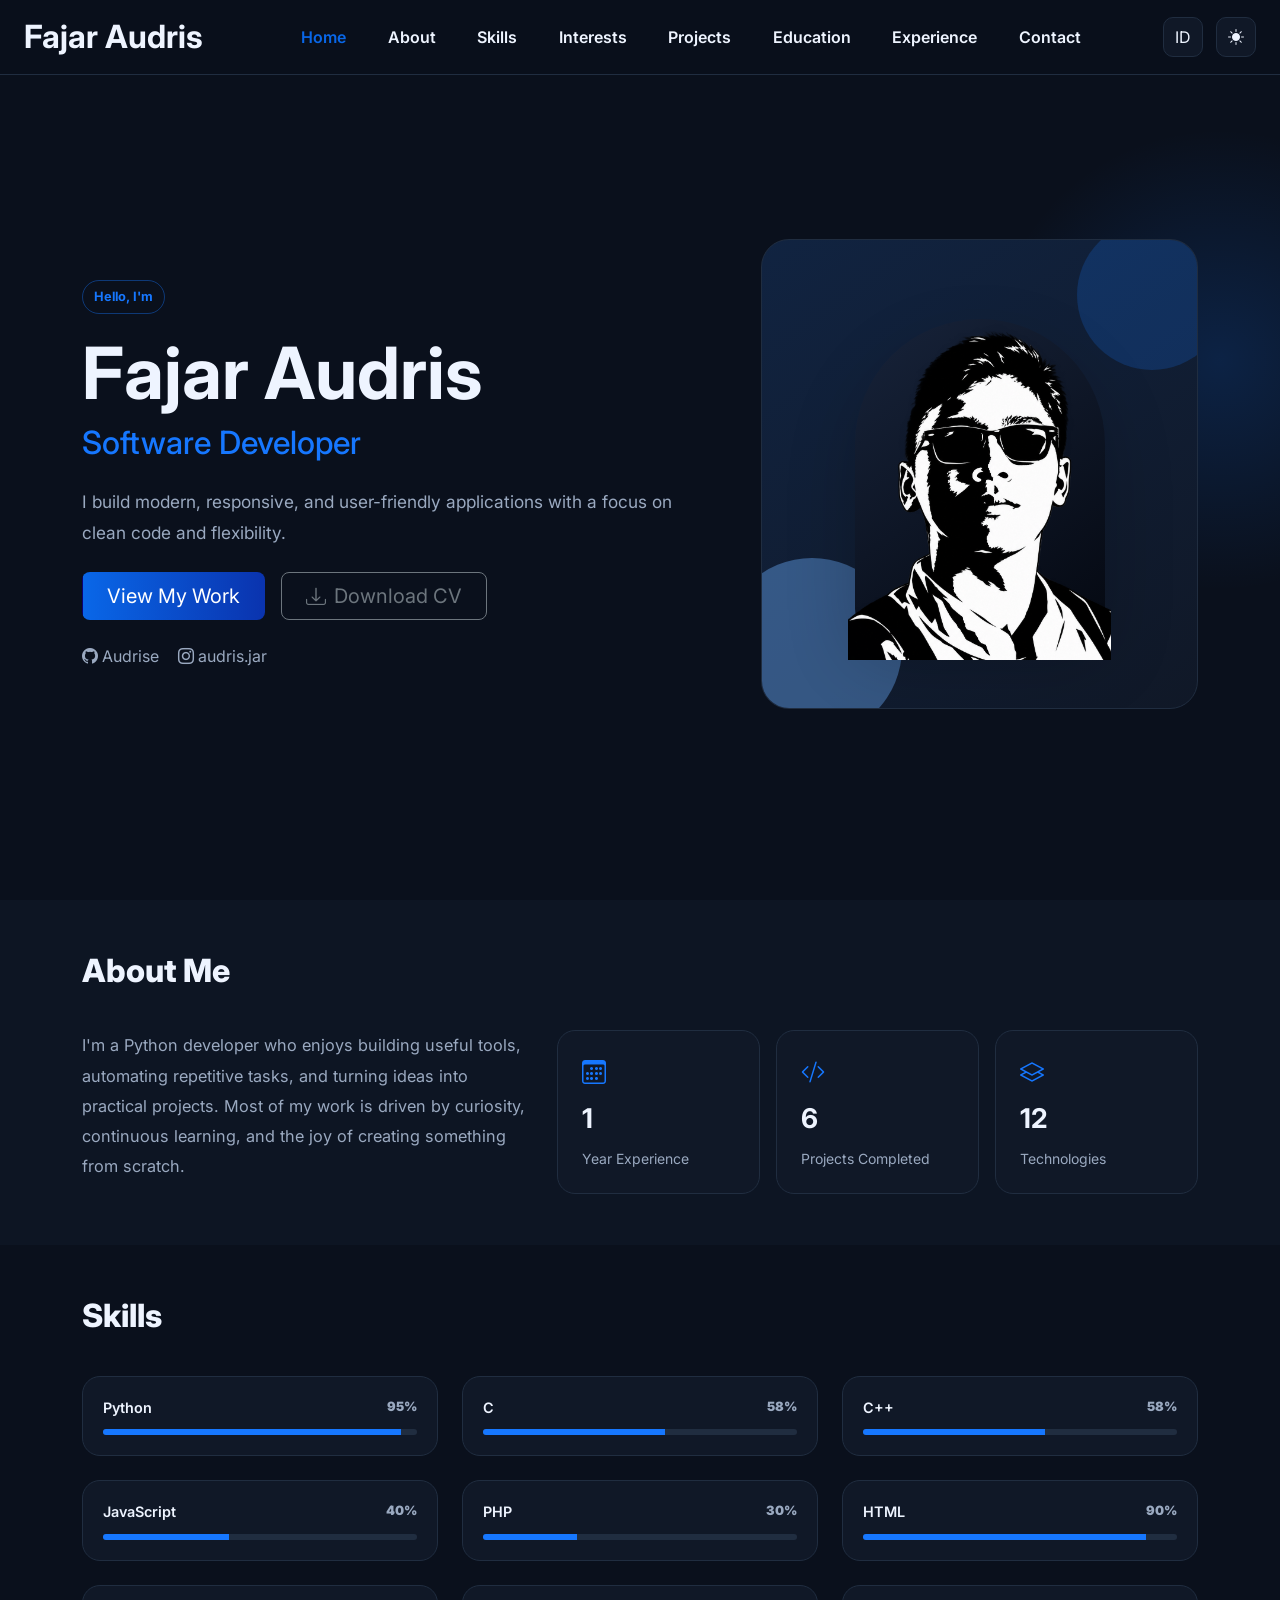
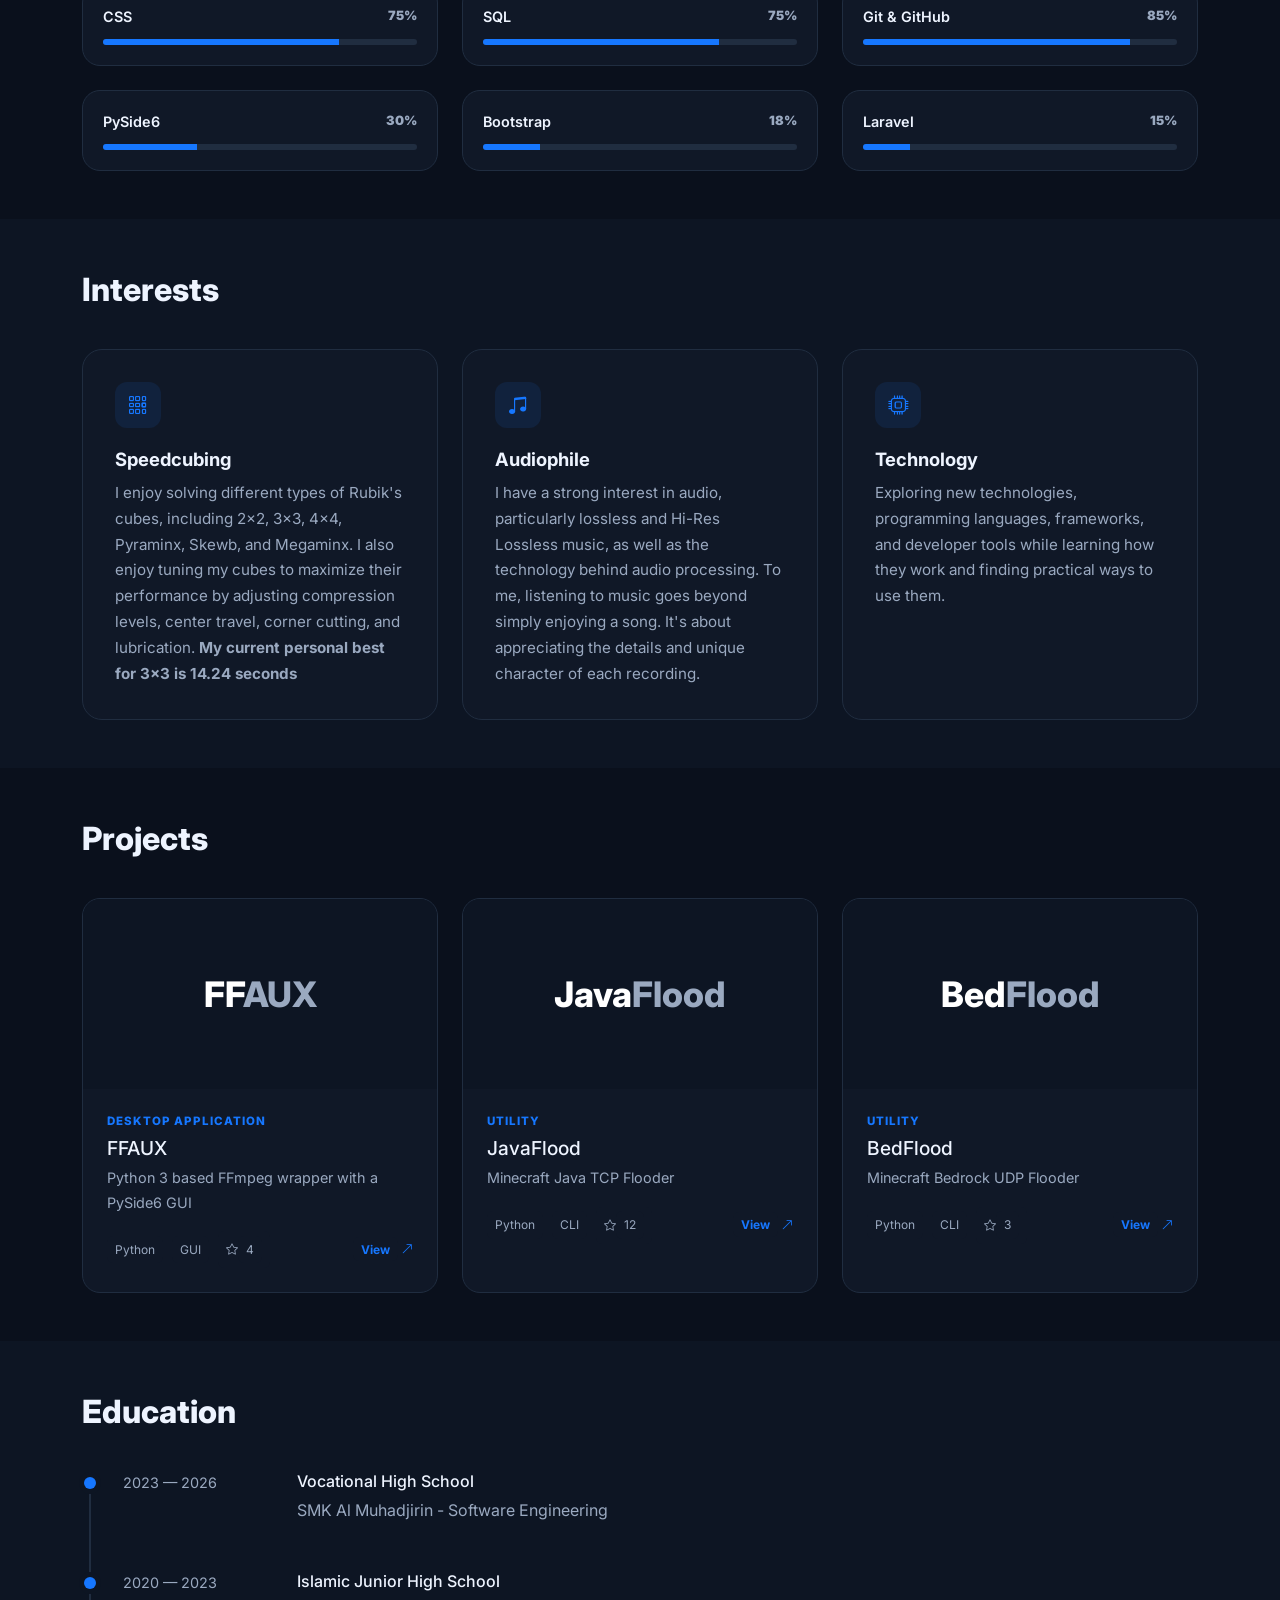
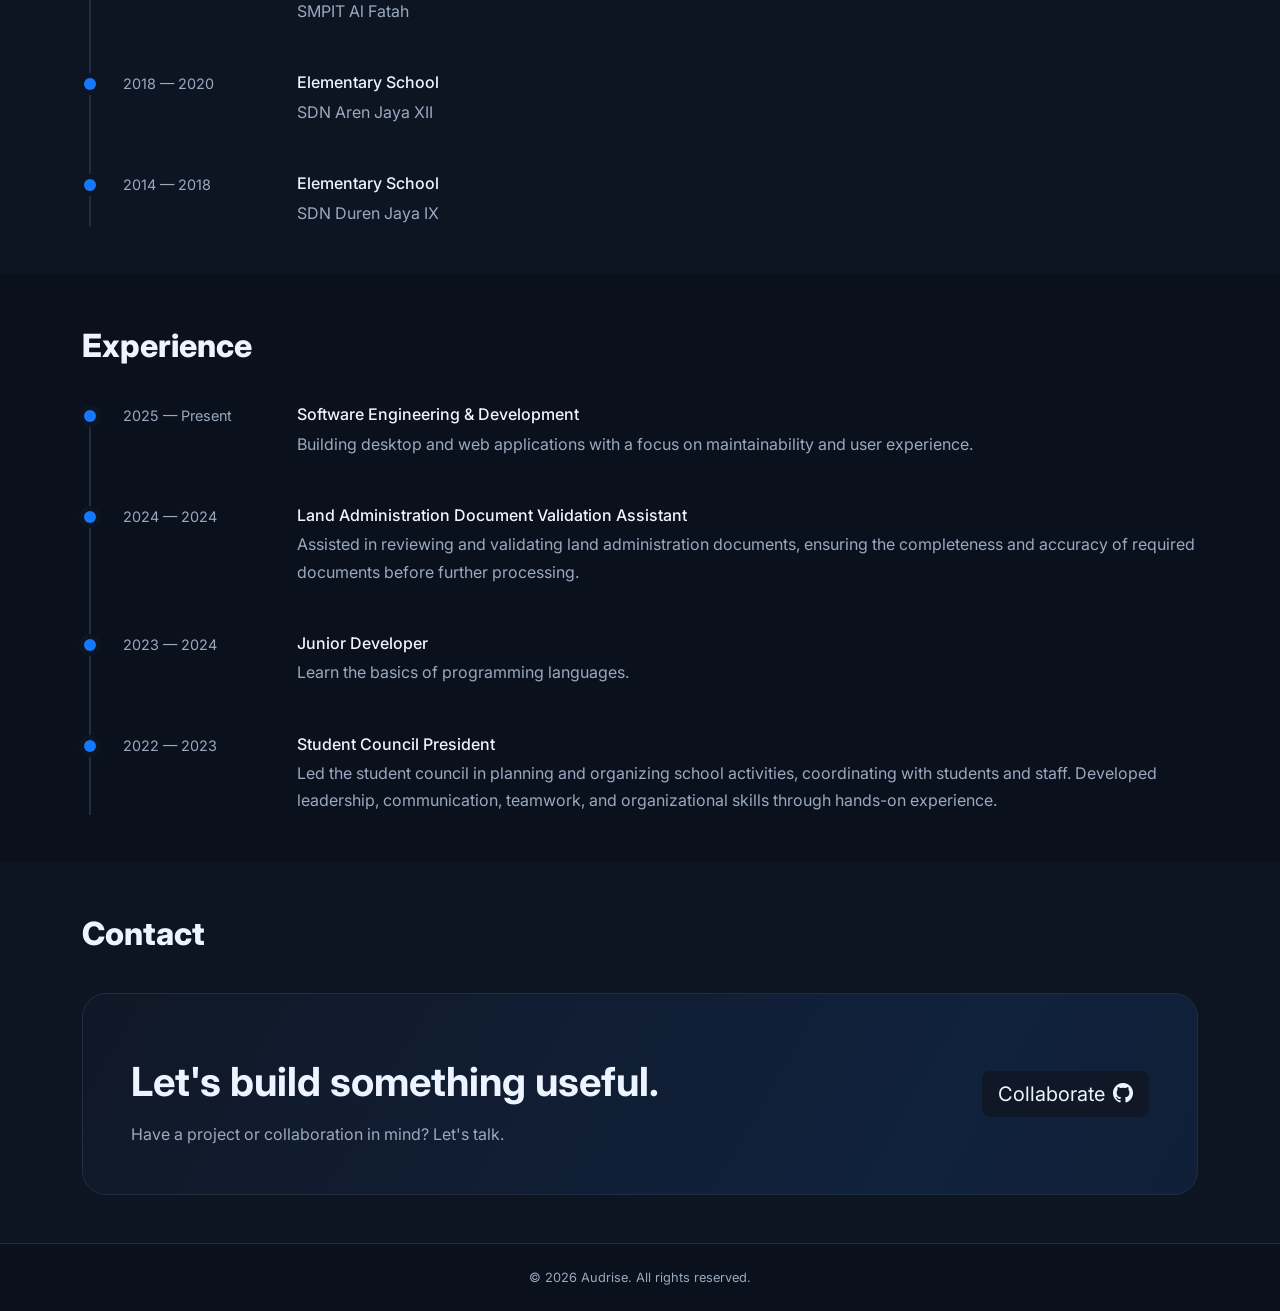
<file: index.html>
<!doctype html>
<html lang="en" data-bs-theme="dark">
<head>
  <meta charset="utf-8">
  <meta name="viewport" content="width=device-width, initial-scale=1">

  <meta name="description" content="I build modern, responsive, and user-friendly applications.">

  <meta property="og:type" content="website">
  <meta property="og:title" content="Fajar Audris Portfolio">
  <meta property="og:description" content="I build modern, responsive, and user-friendly applications.">
  <meta property="og:url" content="https://audrislabs.my.id/">
  <meta property="og:image" content="https://audrislabs.my.id/assets/images/index_banner.png">

  <meta name="twitter:card" content="summary_large_image">
  <meta name="twitter:title" content="Fajar Audris Portfolio">
  <meta name="twitter:description" content="I build modern, responsive, and user-friendly applications.">
  <meta name="twitter:image" content="https://audrislabs.my.id/assets/images/index_banner.png">

  <title>Fajar Audris Portfolio</title>

  <link rel="icon" type="image/png" href="../assets/images/file_0000000045a8820892a704fbb0793c26.png">
  <link rel="preconnect" href="https://fonts.googleapis.com">
  <link rel="preconnect" href="https://fonts.gstatic.com" crossorigin>
  <link href="https://fonts.googleapis.com/css2?family=Inter:wght@400;500;600;700;800&display=swap" rel="stylesheet">
  <link href="https://cdn.jsdelivr.net/npm/bootstrap@5.3.3/dist/css/bootstrap.min.css" rel="stylesheet">
  <link href="https://cdn.jsdelivr.net/npm/bootstrap-icons@1.11.3/font/bootstrap-icons.min.css" rel="stylesheet">
  <link rel="stylesheet" href="../assets/css/style.css">
</head>

<body>
  <nav class="navbar navbar-expand-xl fixed-top glass-nav">
    <div class="container-fluid px-3 px-lg-4">
      <a class="navbar-brand fw-bold fs-2" href="#home">Fajar Audris</a>

      <button class="navbar-toggler border-0 shadow-none" type="button" data-bs-toggle="collapse" data-bs-target="#nav">
        <i class="bi bi-list fs-2"></i>
      </button>

      <div class="collapse navbar-collapse" id="nav">
        <ul class="navbar-nav mx-auto gap-lg-3">
          <li><a class="nav-link" href="#home" data-i18n="nav.home"></a></li>
          <li><a class="nav-link" href="#about" data-i18n="nav.about"></a></li>
          <li><a class="nav-link" href="#skills" data-i18n="nav.skills"></a></li>
          <li><a class="nav-link" href="#interests" data-i18n="nav.interests"></a></li>
          <li><a class="nav-link" href="#projects" data-i18n="nav.projects"></a></li>
          <li><a class="nav-link" href="#education" data-i18n="nav.education"></a></li>
          <li><a class="nav-link" href="#experience" data-i18n="nav.experience"></a></li>
          <li><a class="nav-link" href="#contact" data-i18n="nav.contact"></a></li>
        </ul>

        <div class="theme-controls">
          <button id="languageToggle" class="theme-btn" aria-label="Change language"></button>
          <button id="themeToggle" class="theme-btn" aria-label="Toggle theme"></button>
        </div>
      </div>
    </div>
  </nav>

  <main>
    <section id="home" class="hero-section">
      <div class="container">
        <div class="row align-items-center g-5">
          <div class="col-lg-7">
            <span class="eyebrow" data-i18n="hero.eyebrow"></span>
            <h1 class="display-2 fw-bold mt-3 mb-2">Fajar Audris</h1>
            <h2 class="hero-role" data-i18n="hero.role"></h2>
            <p class="hero-copy mt-4" data-i18n="hero.description"></p>

            <div class="d-flex flex-wrap gap-3 mt-4">
              <a href="#projects" class="btn btn-primary btn-lg px-4" data-i18n="hero.view_work"></a>
              <a href="../assets/documents/AudrisCV.pdf" download="AudrisCV.pdf" class="btn btn-outline-secondary btn-lg px-4">
                <i class="bi bi-download me-2"></i><span data-i18n="hero.download_cv"></span>
              </a>
            </div>

            <div class="socials mt-4">
              <a href="https://github.com/Audrise" target="_blank" aria-label="GitHub"><i class="bi bi-github me-1"></i>Audrise</a>
              <a href="https://instagram.com/audris.jar" target="_blank" aria-label="Instagram"> <i class="bi bi-instagram me-1"></i>audris.jar</a>
            </div>
          </div>

          <div class="col-lg-5">
            <div class="hero-card">
              <div class="hero-orb orb-one"></div>
              <div class="hero-orb orb-two"></div>
              <div class="avatar-placeholder">
                <img src="../assets/images/file_0000000045a8820892a704fbb0793c26s.png" alt="f. audris">
              </div>
            </div>
          </div>
        </div>
      </div>
    </section>

    <section id="about" class="section-muted">
      <div class="container">
        <div class="section-heading">
          <h2 data-i18n="about.title"></h2>
        </div>

        <div class="row g-4 align-items-stretch">
          <div class="col-lg-5">
            <div class="about-copy">
              <p data-i18n="about.description"></p>
            </div>
          </div>

          <div class="col-lg-7">
            <div class="row g-3 h-100">
              <div class="col-md-4">
                <div class="stat-card">
                  <i class="bi bi-calendar3"></i>
                  <strong>1</strong>
                  <small data-i18n="about.year_experience"></small>
                </div>
              </div>
              <div class="col-md-4">
                <div class="stat-card">
                  <i class="bi bi-code-slash"></i>
                  <strong>6</strong>
                  <small data-i18n="about.projects_completed"></small>
                </div>
              </div>
              <div class="col-md-4">
                <div class="stat-card">
                  <i class="bi bi-layers"></i>
                  <strong>12</strong>
                  <small data-i18n="about.technologies"></small>
                </div>
              </div>
            </div>
          </div>
        </div>
      </div>
    </section>

    <section id="skills" class="section">
      <div class="container">
        <div class="section-heading">
          <h2 data-i18n="skills.title"></h2>
        </div>

        <div class="row g-4">
          <div class="col-md-6 col-lg-4">
            <div class="skill-card">
              <div class="skill-title"><span>Python</span><b>95%</b></div>
              <div class="progress"><div class="progress-bar" data-progress="95"></div></div>
            </div>
          </div>

          <div class="col-md-6 col-lg-4">
            <div class="skill-card">
              <div class="skill-title"><span>C</span><b>58%</b></div>
              <div class="progress"><div class="progress-bar" data-progress="58"></div></div>
            </div>
          </div>

          <div class="col-md-6 col-lg-4">
            <div class="skill-card">
              <div class="skill-title"><span>C++</span><b>58%</b></div>
              <div class="progress"><div class="progress-bar" data-progress="58"></div></div>
            </div>
          </div>

          <div class="col-md-6 col-lg-4">
            <div class="skill-card">
              <div class="skill-title"><span>JavaScript</span><b>40%</b></div>
              <div class="progress"><div class="progress-bar" data-progress="40"></div></div>
            </div>
          </div>

          <div class="col-md-6 col-lg-4">
            <div class="skill-card">
              <div class="skill-title"><span>PHP</span><b>30%</b></div>
              <div class="progress"><div class="progress-bar" data-progress="30"></div></div>
            </div>
          </div>

          <div class="col-md-6 col-lg-4">
            <div class="skill-card">
              <div class="skill-title"><span>HTML</span><b>90%</b></div>
              <div class="progress"><div class="progress-bar" data-progress="90"></div></div>
            </div>
          </div>

          <div class="col-md-6 col-lg-4">
            <div class="skill-card">
              <div class="skill-title"><span>CSS</span><b>75%</b></div>
              <div class="progress"><div class="progress-bar" data-progress="75"></div></div>
            </div>
          </div>

          <div class="col-md-6 col-lg-4">
            <div class="skill-card">
              <div class="skill-title"><span>SQL</span><b>75%</b></div>
              <div class="progress"><div class="progress-bar" data-progress="75"></div></div>
            </div>
          </div>

          <div class="col-md-6 col-lg-4">
            <div class="skill-card">
              <div class="skill-title"><span>Git & GitHub</span><b>85%</b></div>
              <div class="progress"><div class="progress-bar" data-progress="85"></div></div>
            </div>
          </div>

          <div class="col-md-6 col-lg-4">
            <div class="skill-card">
              <div class="skill-title"><span>PySide6</span><b>30%</b></div>
              <div class="progress"><div class="progress-bar" data-progress="30"></div></div>
            </div>
          </div>

          <div class="col-md-6 col-lg-4">
            <div class="skill-card">
              <div class="skill-title"><span>Bootstrap</span><b>18%</b></div>
              <div class="progress"><div class="progress-bar" data-progress="18"></div></div>
            </div>
          </div>

          <div class="col-md-6 col-lg-4">
            <div class="skill-card">
              <div class="skill-title"><span>Laravel</span><b>15%</b></div>
              <div class="progress"><div class="progress-bar" data-progress="15"></div></div>
            </div>
          </div>
        </div>
      </div>
    </section>

    <section id="interests" class="section-muted">
      <div class="container">
        <div class="section-heading">
          <h2 data-i18n="interests.title"></h2>
        </div>

        <div class="row g-4">
          <div class="col-md-6 col-lg-4">
            <div class="interests-card">
              <div class="interests-icon">
                <i class="bi bi-grid-3x3-gap"></i>
              </div>
              <h3 data-i18n="interests.speedcubing.title"></h3>
              <p>
                <span data-i18n="interests.speedcubing.description"></span>
                <b data-i18n="interests.speedcubing.pb"></b>
              </p>
            </div>
          </div>

          <div class="col-md-6 col-lg-4">
            <div class="interests-card">
              <div class="interests-icon">
                <i class="bi bi-music-note-beamed"></i>
              </div>
              <h3 data-i18n="interests.audiophile.title"></h3>
              <p data-i18n="interests.audiophile.description"></p>
            </div>
          </div>

          <div class="col-md-6 col-lg-4">
            <div class="interests-card">
              <div class="interests-icon">
                <i class="bi bi-cpu"></i>
              </div>
              <h3 data-i18n="interests.technology.title"></h3>
              <p data-i18n="interests.technology.description"></p>
            </div>
          </div>
        </div>
      </div>
    </section>

    <section id="projects" class="section">
      <div class="container">
        <div class="section-heading d-flex justify-content-between align-items-end">
          <div>
            <h2 data-i18n="projects.title"></h2>
          </div>
          <!-- <a href="#" class="btn btn-sm btn-outline-primary d-none d-md-inline-block">View All</a> -->
        </div>

        <div class="row g-4">
          <div class="col-md-6 col-lg-4">
            <article class="project-card">
              <div class="project-preview preview-dark">
                <div class="project-preview-content">
                  <span>FF<span>AUX</span></span>
                </div>
              </div>
              <div class="p-4">
                <div class="project-type" data-i18n="projects.ffaux.type"></div>
                <h3>FFAUX</h3>
                <p data-i18n="projects.ffaux.description"></p>
                <div class="project-footer">
                  <span>Python</span><span>GUI</span>
                  <span class="github-stars">
                    <i class="bi bi-star"></i>
                    <span id="github-stars">4</span>
                  </span>
                  <a href="https://github.com/Audrise/FFAUX" target="_blank"><span data-i18n="projects.view"></span> <i class="bi bi-arrow-up-right"></i></a>
                </div>
              </div>
            </article>
          </div>

          <div class="col-md-6 col-lg-4">
            <article class="project-card">
              <div class="project-preview preview-dark">
                <div class="project-preview-content">
                  <span>Java<span>Flood</span></span>
                </div>
              </div>
              <div class="p-4">
                <div class="project-type" data-i18n="projects.javaflood.type"></div>
                <h3>JavaFlood</h3>
                <p data-i18n="projects.javaflood.description"></p>
                <div class="project-footer">
                  <span>Python</span><span>CLI</span>
                  <span class="github-stars">
                    <i class="bi bi-star"></i>
                    <span id="github-stars">12</span>
                  </span>
                  <a href="https://github.com/Audrise/javaflood" target="_blank"><span data-i18n="projects.view"></span> <i class="bi bi-arrow-up-right"></i></a>
                </div>
              </div>
            </article>
          </div>

          <div class="col-md-6 col-lg-4">
            <article class="project-card">
              <div class="project-preview preview-dark">
                <div class="project-preview-content">
                  <span>Bed<span>Flood</span></span>
                </div>
              </div>
              <div class="p-4">
                <div class="project-type" data-i18n="projects.bedflood.type"></div>
                <h3>BedFlood</h3>
                <p data-i18n="projects.bedflood.description"></p>
                <div class="project-footer">
                  <span>Python</span><span>CLI</span>
                  <span class="github-stars">
                    <i class="bi bi-star"></i>
                    <span id="github-stars">3</span>
                  </span>
                  <a href="https://github.com/Audrise/bedflood" target="_blank"><span data-i18n="projects.view"></span> <i class="bi bi-arrow-up-right"></i></a>
                </div>
              </div>
            </article>
          </div>

        </div>
      </div>
    </section>

    <section id="education" class="section-muted">
      <div class="container">
        <div class="section-heading">
          <h2 data-i18n="education.title"></h2>
        </div>

        <div class="timeline">
          <div class="timeline-item">
            <span class="timeline-dot"></span>
            <div class="timeline-date">2023 — 2026</div>
            <div>
              <h3 data-i18n="education.vocational.title"></h3>
              <p data-i18n="education.vocational.description"></p>
            </div>
          </div>

          <div class="timeline-item">
            <span class="timeline-dot"></span>
            <div class="timeline-date">2020 — 2023</div>
            <div>
              <h3 data-i18n="education.junior.title"></h3>
              <p data-i18n="education.junior.description"></p>
            </div>
          </div>

          <div class="timeline-item">
            <span class="timeline-dot"></span>
            <div class="timeline-date">2018 — 2020</div>
            <div>
              <h3 data-i18n="education.elementary1.title"></h3>
              <p data-i18n="education.elementary1.description"></p>
            </div>
          </div>

          <div class="timeline-item">
            <span class="timeline-dot"></span>
            <div class="timeline-date">2014 — 2018</div>
            <div>
              <h3 data-i18n="education.elementary2.title"></h3>
              <p data-i18n="education.elementary2.description"></p>
            </div>
          </div>

        </div>
      </div>
    </section>

    <section id="experience" class="section">
      <div class="container">
        <div class="section-heading">
          <h2 data-i18n="experience.title"></h2>
        </div>

        <div class="timeline">
          <div class="timeline-item">
            <span class="timeline-dot"></span>
            <div class="timeline-date">2025 — Present</div>
            <div>
              <h3 data-i18n="experience.software.title"></h3>
              <p data-i18n="experience.software.description"></p>
            </div>
          </div>

          <div class="timeline-item">
            <span class="timeline-dot"></span>
            <div class="timeline-date">2024 — 2024</div>
            <div>
              <h3 data-i18n="experience.validation.title"></h3>
              <p data-i18n="experience.validation.description"></p>
            </div>
          </div>

          <div class="timeline-item">
            <span class="timeline-dot"></span>
            <div class="timeline-date">2023 — 2024</div>
            <div>
              <h3 data-i18n="experience.junior.title"></h3>
              <p data-i18n="experience.junior.description"></p>
            </div>
          </div>

          <div class="timeline-item">
            <span class="timeline-dot"></span>
            <div class="timeline-date">2022 — 2023</div>
            <div>
              <h3 data-i18n="experience.student.title"></h3>
              <p data-i18n="experience.student.description"></p>
            </div>
          </div>

        </div>
      </div>
    </section>

    <section id="contact" class="section-muted">
      <div class="container">
        <div class="section-heading">
          <h2 data-i18n="contact.title"></h2>
        </div>

        <div class="contact-card">
          <div>
            <h2 class="display-6 fw-bold mt-3" data-i18n="contact.heading"></h2>
            <p class="mb-0" data-i18n="contact.description"></p>
          </div>
          <a class="btn btn-primary btn-lg btn-contact" href="https://github.com/Audrise" target="_blank">
            <span data-i18n="contact.button"></span><i class="bi bi-github ms-2"></i>
          </a>
        </div>
      </div>
    </section>
  </main>

  <footer class="py-4">
    <div class="container d-flex flex-column flex-md-row justify-content-center gap-2">
      <span data-i18n="footer.rights"></span>
    </div>
  </footer>

  <button id="topBtn" class="top-btn" aria-label="Back to top"><i class="bi bi-arrow-up"></i></button>

  <script src="https://cdn.jsdelivr.net/npm/bootstrap@5.3.3/dist/js/bootstrap.bundle.min.js"></script>
  <script src="../assets/js/script.js"></script>
</body>
</html>
</file>
<file: assets/css/style.css>
/* =========================================================
   Theme
   =========================================================
*/

:root {
  --accent: #1677ff;
  --accent-hover: #0967e8;
  --text: #14213d;
  --muted: #61708a;
  --background: #ffffff;
  --surface: #ffffff;
  --surface-soft: #f5f8fc;
  --border: #e7edf5;
}

[data-bs-theme="dark"] {
  --text: #eef4ff;
  --muted: #9aa9c0;
  --background: #0a101c;
  --surface: #101827;
  --surface-soft: #0d1523;
  --border: #202d40;
}


/* =========================================================
   Base
   =========================================================
*/

* {
  box-sizing: border-box;
}

html {
  scroll-behavior: smooth;
}

body {
  user-select: none;
  -webkit-user-select: none;
  margin: 0;
  font-family: Inter, system-ui, sans-serif;
  color: var(--text);
  background: var(--background);
  transition: background-color 0.25s, color 0.25s;
}

a {
  text-decoration: none;
}


/* =========================================================
   Navbar
   =========================================================
*/

.glass-nav {
  background: color-mix(
    in srgb,
    var(--background) 84%,
    transparent
  );
  backdrop-filter: blur(15px);
  border-bottom: 1px solid var(--border);

  opacity: 0;
  transform: translateY(-10px);
  transition:
    opacity 0.8s ease,
    transform 0.8s ease;
}

.glass-nav.show {
  opacity: 1;
  transform: translateY(0);
}

.navbar-brand {
  color: var(--text) !important;
  right: 1rem;
}

.navbar-brand span {
  color: var(--accent);
}

.navbar .nav-link {
  color: var(--text);
  font-weight: 600;
  padding: 0.7rem 0.8rem !important;
}

.navbar .nav-link.active {
  color: var(--accent-hover);
  animation: navlink-gradient 2s ease-in-out infinite;
}

@keyframes navlink-gradient {
  0%,
  100% {
    color: var(--accent-hover);
  }

  50% {
    color: rgb(2, 65, 202);
  }
}

.theme-btn {
  display: flex;
  align-items: center;
  justify-content: center;
  width: 40px;
  height: 40px;
  border: 1px solid var(--border);
  border-radius: 10px;
  background: var(--surface);
  color: var(--text);
}

.theme-controls {
  display: flex;
  align-items: center;
  gap: 8px;
}

#themeToggle {
  margin-left: 5px;
}

/* =========================================================
   Hero
   =========================================================
*/

.hero-section {
  position: relative;
  display: flex;
  align-items: center;
  min-height: 100vh;
  padding: 8rem 0 5rem;
  overflow: hidden;

  opacity: 0;
  transform: translateY(20px);
  transition:
    opacity 0.8s ease,
    transform 0.8s ease;
}

.hero-section h1 {
  white-space: nowrap;
}

.hero-section h1 span {
  display: inline-block;
  opacity: 0;
  animation: text-reveal 0.08s ease forwards;
}

@keyframes text-reveal {
  from {
    opacity: 0;
  }

  to {
    opacity: 1;
  }
}

.hero-section.show {
  opacity: 1;
  transform: translateY(0);
}

.hero-section::before {
  position: absolute;
  top: 120px;
  right: -180px;
  width: 480px;
  height: 480px;
  background: radial-gradient(
    circle,
    color-mix(in srgb, var(--accent) 18%, transparent),
    transparent 68%
  );
  content: "";
  pointer-events: none;
}

.eyebrow {
  display: inline-block;
  padding: 0.4rem 0.7rem;
  border: 1px solid color-mix(in srgb, var(--accent) 40%, transparent);
  border-radius: 999px;
  color: var(--accent);
  animation: eyebrow-gradient 3s ease-in-out infinite;
  font-size: 0.8rem;
  font-weight: 700;
}

@keyframes eyebrow-gradient {
  0%,
  100% {
    color: var(--accent-hover);
  }

  50% {
    color: rgb(2, 65, 202);
  }
}

.hero-role {
  color: var(--accent);
  animation: hero-role-gradient 3s ease-in-out infinite;
}

@keyframes hero-role-gradient {
  0%,
  100% {
    color: var(--accent-hover);
  }

  50% {
    color: rgb(2, 65, 202);
  }
}

.hero-copy {
  max-width: 620px;
  margin-top: 1rem;
  color: var(--muted);
  font-size: 1.08rem;
  line-height: 1.8;
}


/* =========================================================
   Buttons
   =========================================================
*/

.btn-primary {
  border-color: transparent;
  background: linear-gradient(
    90deg,
    rgba(9, 103, 232, 1) 0%,
    rgba(11, 0, 117, 1) 100%
  );
  background-size: 200% 100%;
  animation: btn-gradient 6s ease infinite;
}

.btn-primary:hover,
.btn-primary:active {
  border-color: transparent;
  animation-play-state: paused;
}

@keyframes btn-gradient {
  0% {
    background-position: 0% 50%;
  }

  50% {
    background-position: 99% 50%;
  }

  100% {
    background-position: 0% 50%;
  }
}

.btn-contact {
  color: var(--text);
  border: none;
  background: var(--surface) !important;
}

.btn-contact:hover {
  border: none;
  color: var(--muted);
}


/* =========================================================
   Socials
   =========================================================
*/

.socials {
  display: flex;
  gap: 1.2rem;
  margin-top: 1.5rem;
}

.socials a {
  color: var(--muted);
  font-size: 1rem;
  transition: color 0.2s ease, text-decoration-color 0.2s ease;
}

.socials a:hover,
.socials a:active {
  color: var(--accent-hover);
  text-decoration: underline;
}


/* =========================================================
   Hero Card
   =========================================================
*/

.hero-card {
  position: relative;
  display: grid;
  height: 470px;
  place-items: center;
  overflow: hidden;
  border: 1px solid var(--border);
  border-radius: 28px;
  background: linear-gradient(
    145deg,
    color-mix(in srgb, var(--accent) 12%, var(--surface)),
    var(--surface),
    color-mix(in srgb, var(--accent) 6%, var(--surface))
  );
  background-size: 200% 200%;
  animation: heroGradient 10s ease-in-out infinite;
}

@keyframes heroGradient {
  0% {
    background-position: 0% 0%;
  }

  50% {
    background-position: 100% 100%;
  }

  100% {
    background-position: 0% 0%;
  }
}

.avatar-placeholder {
  position: relative;
  z-index: 2;
  display: grid;
  width: 250px;
  height: 310px;
  place-items: center;
  border-radius: 125px 125px 20px 20px;
  background: linear-gradient(145deg, #17233a, #050912);
  color: #8bbcff;
  font-size: 8rem;
  box-shadow: 0 30px 70px #0003;
}

.avatar-placeholder img {
  user-select: none;
  -webkit-user-select: none;
  -webkit-user-drag: none;
  pointer-events: none;
  width: 105%;
  height: 120%;
  object-fit: cover;
  display: block;
}

.hero-orb {
  position: absolute;
  border-radius: 50%;
  pointer-events: none;
}

.orb-one {
  bottom: -30px;
  left: -40px;
  width: 180px;
  height: 180px;
  background: #6db0ff66;
  animation: float 6s ease-in-out infinite;
}

.orb-two {
  top: -20px;
  right: -30px;
  width: 150px;
  height: 150px;
  background: #1677ff33;
  animation: float 8s ease-in-out infinite;
  animation-delay: -2s;
}

@keyframes float {
  0%,
  100% {
    transform: translateY(0);
  }

  50% {
    transform: translateY(-20px);
  }
}


/* =========================================================
   Sections
   =========================================================
*/

.section,
.section-muted {
  opacity: 0;
  transform: translateY(20px);
  transition:
    opacity 0.8s ease,
    transform 0.8s ease;
}

.section.show,
.section-muted.show {
  opacity: 1;
  transform: translateY(0);
}

.section-muted {
  background: var(--surface-soft);
}

.section-heading {
  margin-bottom: 2.5rem;
}

.section-heading > span {
  color: var(--accent);
  font-size: 0.8rem;
  font-weight: 800;
}

.section-heading h2 {
  margin: 0.25rem 0 0;
  font-size: 2rem;
  font-weight: 800;
}


/* =========================================================
   About
   =========================================================
*/

.about-copy {
  color: var(--muted);
  font-size: 1.02rem;
  line-height: 1.85;
}

.stat-card {
  display: flex;
  flex-direction: column;
  height: 100%;
  gap: 0.5rem;
  padding: 1.5rem;
  border: 1px solid var(--border);
  border-radius: 18px;
  background: var(--surface);
}

.stat-card i {
  color: var(--accent);
  font-size: 1.5rem;
}

.stat-card strong {
  font-size: 1.7rem;
}

.stat-card small {
  color: var(--muted);
}

#about {
  padding-top: 3rem;
  padding-bottom: 3rem;
}


/* =========================================================
   Skills
   =========================================================
*/

.skill-card {
  padding: 1.25rem;
  border: 1px solid var(--border);
  border-radius: 18px;
  background: var(--surface);
}

.skill-title {
  display: flex;
  justify-content: space-between;
  margin-bottom: 0.7rem;
  font-size: 0.9rem;
  font-weight: 600;
}

.skill-title b {
  color: var(--muted);
  font-size: 0.8rem;
}

.progress {
  height: 6px;
  background: var(--border);
}

.progress-bar {
  background: var(--accent);
  width: 0;
  transition: width 1.2s ease;
}

#skills {
  padding-top: 3rem;
  padding-bottom: 3rem;
}


/* =========================================================
   Interests
   =========================================================
*/

.interests-card {
  height: 100%;
  padding: 2rem;
  border: 1px solid var(--border);
  border-radius: 20px;
  background: var(--surface);
  transition:
    transform 0.3s ease,
    border-color 0.3s ease,
    background-color 0.3s ease;
    transition: transform 0.25s, box-shadow 0.25s;
}

.interests-card:hover {
  transform: translateY(-5px);
  box-shadow: 0 18px 45px #0d1b3a12;
}

.interests-icon {
  width: 46px;
  height: 46px;
  display: flex;
  align-items: center;
  justify-content: center;
  margin-bottom: 1.25rem;
  border-radius: 12px;
  background: color-mix(in srgb, var(--accent) 10%, var(--surface));
  color: var(--accent);
  font-size: 1.25rem;
}

.interests-card h3 {
  margin-bottom: 0.6rem;
  font-size: 1.15rem;
  font-weight: 700;
}

.interests-card p {
  margin: 0;
  color: var(--muted);
  line-height: 1.7;
  font-size: 0.95rem;
}

#interests {
  padding-top: 3rem;
  padding-bottom: 3rem;
}


/* =========================================================
   Projects
   =========================================================
*/

.project-card {
  height: 100%;
  overflow: hidden;
  border: 1px solid var(--border);
  border-radius: 18px;
  background: var(--surface);
  transition: transform 0.25s, box-shadow 0.25s;
}

.project-card:hover {
  transform: translateY(-5px);
  box-shadow: 0 18px 45px #0d1b3a12;
}

.project-preview {
  display: grid;
  height: 190px;
  place-items: center;
  font-size: 3rem;
}

.project-preview-content {
  display: flex;
  align-items: center;
  justify-content: center;
  gap: 0.75rem;
}

.project-preview-content img {
  width: 40px;
  height: 40px;
  object-fit: contain;
}

.preview-dark {
  background: #0d1523;
  color: #fff;
  font-size: 2.2rem;
  font-weight: 800;
}

html:not([data-bs-theme="dark"]) .preview-dark {
  background: #e8eef7;
  color: #1e293b;
}

.preview-dark span span {
  color: var(--muted);
}

.preview-light {
  background: #edf4ff;
  color: var(--accent);
}

.preview-blue {
  background: linear-gradient(135deg, #1677ff, #74b4ff);
  color: #fff;
}

.project-type {
  color: var(--accent);
  font-size: 0.72rem;
  font-weight: 800;
  letter-spacing: 0.08em;
  text-transform: uppercase;
}

.project-status {
  color: var(--muted);
  font-size: 1rem;
  font-weight: 500;
}

.project-card h3 {
  margin: 0.4rem 0;
  font-size: 1.2rem;
}

.project-card p {
  color: var(--muted);
  font-size: 0.9rem;
  line-height: 1.7;
}

.project-footer {
  display: flex;
  flex-wrap: wrap;
  align-items: center;
  gap: 0.55rem;
  color: var(--muted);
  font-size: 0.75rem;
  transition: all 0.2s;
}

.project-footer span {
  padding: 0.3rem 0.5rem;
  border-radius: 6px;
  background: var(--surface);
}

.project-footer a:active {
  transition: all 0.2s;
  color: var(--muted);
  text-decoration: underline;
}

.project-footer a {
  margin-left: auto;
  color: var(--accent);
  font-weight: 700;
}

#projects {
  padding-top: 3rem;
  padding-bottom: 3rem;
}

.github-stars {
  display: inline-flex;
  align-items: center;
  /* gap: 0.1rem; */
}

/* =========================================================
   Education
   =========================================================
*/

#education.h4 {
  margin: 0 0 0.4rem;
  font-size: 0.5rem;
}

#education {
  padding-top: 3rem;
  padding-bottom: 3rem;
}


/* =========================================================
   Experience
   =========================================================
*/

.timeline {
  margin-left: 7px;
  border-left: 2px solid var(--border);
}

.timeline-item {
  position: relative;
  display: grid;
  grid-template-columns: 150px 1fr;
  gap: 1.5rem;
  padding: 0 0 3rem 2rem;
}

.timeline-item:last-child {
  padding-bottom: 0;
}

.timeline-dot {
  position: absolute;
  top: 5px;
  left: -7px;
  width: 12px;
  height: 12px;
  border-radius: 50%;
  background: var(--accent);
  box-shadow: 0 0 0 5px var(--surface-soft);
}

.timeline-date {
  color: var(--muted);
  font-size: 0.9rem;
}

.timeline-item h3 {
  margin: 0 0 0.4rem;
  font-size: 1rem;
}

.timeline-item h4 {
  margin: 0 0 0.4rem;
  font-size: 0.9rem;
}

.timeline-item p {
  margin: 0;
  color: var(--muted);
  line-height: 1.7;
}

#experience {
  padding-top: 3rem;
  padding-bottom: 3rem;
}


/* =========================================================
   Contact
   =========================================================
*/

.contact-card {
  display: flex;
  align-items: center;
  justify-content: space-between;
  gap: 2rem;
  padding: 3rem;
  border: 1px solid var(--border);
  border-radius: 24px;
  background: linear-gradient(
    120deg,
    var(--surface),
    color-mix(in srgb, var(--accent) 10%, var(--surface)),
    color-mix(in srgb, var(--accent) 3%, var(--surface)),
    color-mix(in srgb, var(--accent) 10%, var(--surface)),
    var(--surface)
  );
  background-size: 300% 300%;
  animation: contactGradient 8s ease infinite;
}

@keyframes contactGradient {
  0% {
    background-position: 0% 50%;
  }

  50% {
    background-position: 100% 50%;
  }

  100% {
    background-position: 0% 50%;
  }
}

.contact-card p {
  margin-top: 1rem;
  color: var(--muted);
}

#contact {
  padding-top: 3rem;
  padding-bottom: 3rem;
}


/* =========================================================
   Back to Top
   =========================================================
*/

.top-btn {
  position: fixed;
  right: 24px;
  bottom: 24px;
  z-index: 20;
  display: flex;
  align-items: center;
  justify-content: center;
  width: 44px;
  height: 44px;
  border: transparent;
  border-radius: 12px;

  background: rgba(9, 103, 232, 1);
  animation: top-btn-gradient 2s ease-in-out infinite;

  color: #fff;
  opacity: 0;
  visibility: hidden;
  transition:
    opacity 0.3s ease,
    color 0.3s ease,
    visibility 0.3s ease;
}

.top-btn.show {
  opacity: 1;
  visibility: visible;
}

.top-btn:active {
  animation-play-state: paused;
}

.top-btn:hover {
  animation-play-state: paused;
}

@keyframes top-btn-gradient {
  0%,
  100% {
    background-color: var(--accent);
  }

  50% {
    background-color: var(--accent-hover);
  }
}


/* =========================================================
   404
   =========================================================
*/

.error-page {
  min-height: 100vh;
  display: flex;
  align-items: center;
  justify-content: center;
  padding: 8rem 1rem 6rem;
}

.error-content {
  max-width: 600px;
  margin: 0 auto;
  opacity: 0;
  transform: translateY(20px);
  transition:
    opacity 0.8s ease,
    transform 0.8s ease;
}

.error-content.show {
  opacity: 1;
  transform: translateY(0);
}

.error-code {
  display: block;
  color: var(--accent);
  font-size: clamp(7rem, 20vw, 12rem);
  font-weight: 800;
  line-height: 0.9;
  letter-spacing: -0.06em;
}

.error-page h1 {
  margin-top: 1.5rem;
  color: var(--text);
  font-size: clamp(2rem, 5vw, 3rem);
  font-weight: 700;
}

.error-page p {
  max-width: 480px;
  margin: 1rem auto 2rem;
  color: var(--muted);
  line-height: 1.7;
}

.error-btn {
  display: inline-flex;
  align-items: center;
  gap: 0.5rem;
  padding: 0.75rem 1.25rem;
}


/* =========================================================
   Footer
   =========================================================
*/

footer {
  border-top: 1px solid var(--border);
  color: var(--muted);
  font-size: 0.8rem;
}


/* =========================================================
   Responsive
   =========================================================
*/

@media (max-width: 1199.98px) {
  .navbar-collapse {
    max-height: calc(100vh - 80px);
    overflow-y: auto;
  }

  .theme-controls {
    display: flex;
    align-items: center;
    gap: 8px;
    width: 100%;
    justify-content: flex-end;
  }

  .theme-btn {
    position: static;
    transform: none;
    margin-left: 0;
  }

  #themeToggle {
    margin-left: 5px;
  }

  .hero-section {
    padding-top: 7rem;
  }

  .hero-card {
    height: 380px;
  }
}

@media (max-width: 991px) {
  .navbar-collapse {
    padding: 1rem 0;
  }

  .theme-controls {
    display: flex;
    align-items: center;
    gap: 8px;
    width: 100%;
    justify-content: flex-end;
  }

  .theme-btn {
    position: static;
    transform: none;
    margin-left: 0;
  }

  #themeToggle {
    margin-left: 5px;
  }

  .hero-section h1 {
    margin-inline: auto;
  }

  .hero-section {
    padding-top: 7rem;
  }

  .hero-card {
    height: 380px;
  }
}

@media (max-width: 767px) {
  .hero-section {
    text-align: center;
  }

  .hero-copy {
    margin-right: auto;
    margin-left: auto;
  }

  .hero-card {
    height: 330px;
  }

  .avatar-placeholder {
    width: 180px;
    height: 230px;
    font-size: 6rem;
  }

  .section {
    padding: 4.5rem 0;
  }

  .timeline-item {
    grid-template-columns: 1fr;
    gap: 0.35rem;
  }

  .contact-card {
    flex-direction: column;
    align-items: flex-start;
    padding: 2rem;
  }
}
</file>
